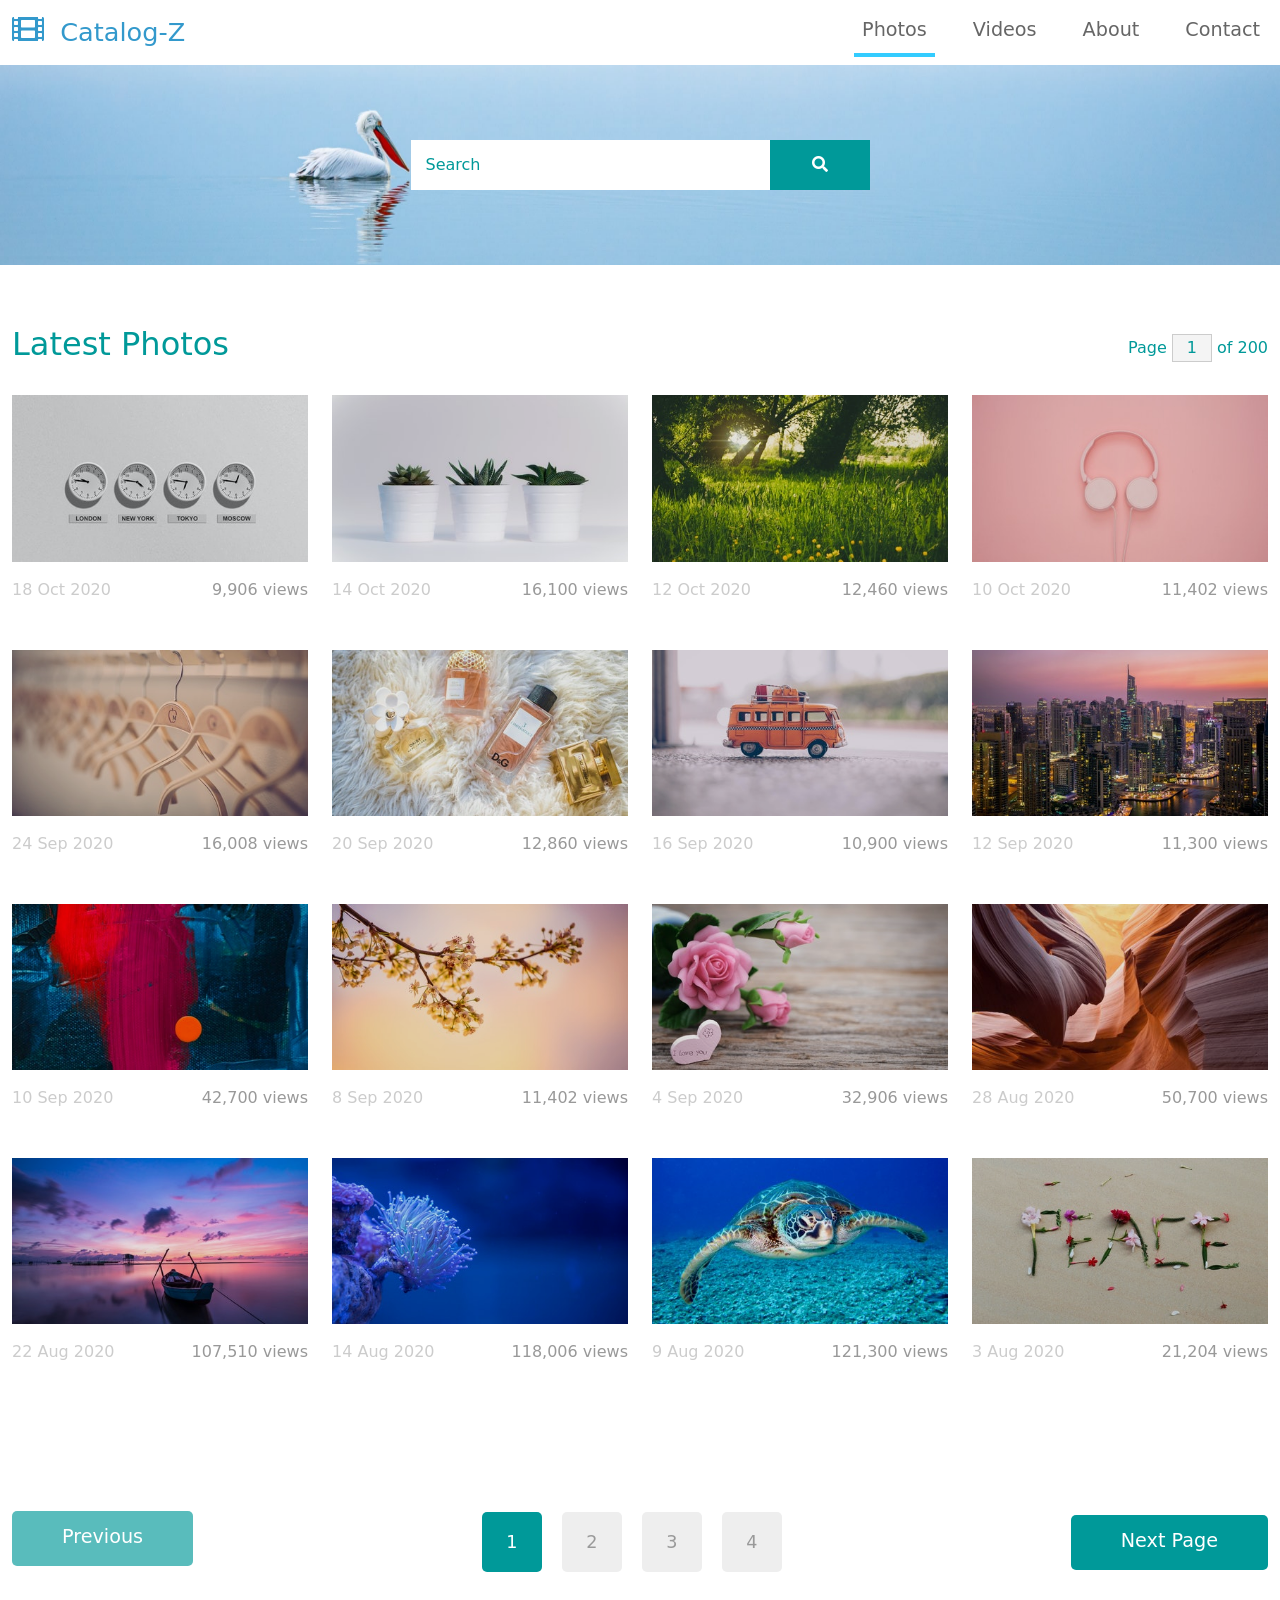
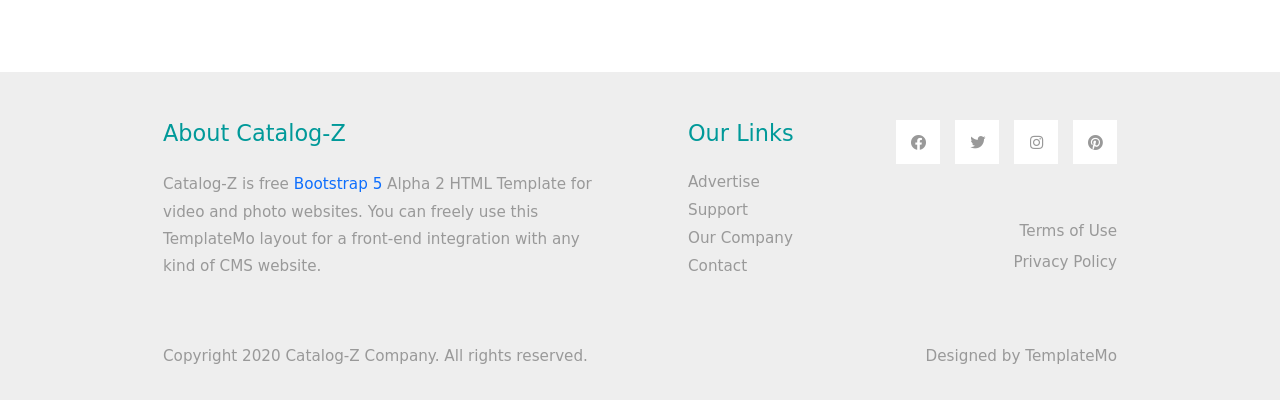
<file: Diceño/templatemo_556_catalog_z/index.html>
<!DOCTYPE html>
<html lang="en">
<head>
    <meta charset="UTF-8">
    <meta name="viewport" content="width=device-width, initial-scale=1.0">
    <title>Catalog-Z Bootstrap 5.0 HTML Template</title>
    <link rel="stylesheet" href="css/bootstrap.min.css">
    <link rel="stylesheet" href="fontawesome/css/all.min.css">
    <link rel="stylesheet" href="css/templatemo-style.css">
<!--
    
TemplateMo 556 Catalog-Z

https://templatemo.com/tm-556-catalog-z

-->
</head>
<body>
    <!-- Page Loader -->
    <div id="loader-wrapper">
        <div id="loader"></div>

        <div class="loader-section section-left"></div>
        <div class="loader-section section-right"></div>

    </div>
    <nav class="navbar navbar-expand-lg">
        <div class="container-fluid">
            <a class="navbar-brand" href="#">
                <i class="fas fa-film mr-2"></i>
                Catalog-Z
            </a>
            <button class="navbar-toggler" type="button" data-toggle="collapse" data-target="#navbarSupportedContent" aria-controls="navbarSupportedContent" aria-expanded="false" aria-label="Toggle navigation">
                <i class="fas fa-bars"></i>
            </button>
            <div class="collapse navbar-collapse" id="navbarSupportedContent">
            <ul class="navbar-nav ml-auto mb-2 mb-lg-0">
                <li class="nav-item">
                    <a class="nav-link nav-link-1 active" aria-current="page" href="index.html">Photos</a>
                </li>
                <li class="nav-item">
                    <a class="nav-link nav-link-2" href="videos.html">Videos</a>
                </li>
                <li class="nav-item">
                    <a class="nav-link nav-link-3" href="about.html">About</a>
                </li>
                <li class="nav-item">
                    <a class="nav-link nav-link-4" href="contact.html">Contact</a>
                </li>
            </ul>
            </div>
        </div>
    </nav>

    <div class="tm-hero d-flex justify-content-center align-items-center" data-parallax="scroll" data-image-src="img/hero.jpg">
        <form class="d-flex tm-search-form">
            <input class="form-control tm-search-input" type="search" placeholder="Search" aria-label="Search">
            <button class="btn btn-outline-success tm-search-btn" type="submit">
                <i class="fas fa-search"></i>
            </button>
        </form>
    </div>

    <div class="container-fluid tm-container-content tm-mt-60">
        <div class="row mb-4">
            <h2 class="col-6 tm-text-primary">
                Latest Photos
            </h2>
            <div class="col-6 d-flex justify-content-end align-items-center">
                <form action="" class="tm-text-primary">
                    Page <input type="text" value="1" size="1" class="tm-input-paging tm-text-primary"> of 200
                </form>
            </div>
        </div>
        <div class="row tm-mb-90 tm-gallery">
        	<div class="col-xl-3 col-lg-4 col-md-6 col-sm-6 col-12 mb-5">
                <figure class="effect-ming tm-video-item">
                    <img src="img/img-03.jpg" alt="Image" class="img-fluid">
                    <figcaption class="d-flex align-items-center justify-content-center">
                        <h2>Clocks</h2>
                        <a href="photo-detail.html">View more</a>
                    </figcaption>                    
                </figure>
                <div class="d-flex justify-content-between tm-text-gray">
                    <span class="tm-text-gray-light">18 Oct 2020</span>
                    <span>9,906 views</span>
                </div>
            </div>
            <div class="col-xl-3 col-lg-4 col-md-6 col-sm-6 col-12 mb-5">
                <figure class="effect-ming tm-video-item">
                    <img src="img/img-04.jpg" alt="Image" class="img-fluid">
                    <figcaption class="d-flex align-items-center justify-content-center">
                        <h2>Plants</h2>
                        <a href="photo-detail.html">View more</a>
                    </figcaption>                    
                </figure>
                <div class="d-flex justify-content-between tm-text-gray">
                    <span class="tm-text-gray-light">14 Oct 2020</span>
                    <span>16,100 views</span>
                </div>
            </div>
            <div class="col-xl-3 col-lg-4 col-md-6 col-sm-6 col-12 mb-5">
                <figure class="effect-ming tm-video-item">
                    <img src="img/img-05.jpg" alt="Image" class="img-fluid">
                    <figcaption class="d-flex align-items-center justify-content-center">
                        <h2>Morning</h2>
                        <a href="photo-detail.html">View more</a>
                    </figcaption>                    
                </figure>
                <div class="d-flex justify-content-between tm-text-gray">
                    <span class="tm-text-gray-light">12 Oct 2020</span>
                    <span>12,460 views</span>
                </div>
            </div>
            <div class="col-xl-3 col-lg-4 col-md-6 col-sm-6 col-12 mb-5">
                <figure class="effect-ming tm-video-item">
                    <img src="img/img-06.jpg" alt="Image" class="img-fluid">
                    <figcaption class="d-flex align-items-center justify-content-center">
                        <h2>Pinky</h2>
                        <a href="photo-detail.html">View more</a>
                    </figcaption>                    
                </figure>
                <div class="d-flex justify-content-between tm-text-gray">
                    <span class="tm-text-gray-light">10 Oct 2020</span>
                    <span>11,402 views</span>
                </div>
            </div>
            
            <div class="col-xl-3 col-lg-4 col-md-6 col-sm-6 col-12 mb-5">
                <figure class="effect-ming tm-video-item">
                    <img src="img/img-01.jpg" alt="Image" class="img-fluid">
                    <figcaption class="d-flex align-items-center justify-content-center">
                        <h2>Hangers</h2>
                        <a href="photo-detail.html">View more</a>
                    </figcaption>                    
                </figure>
                <div class="d-flex justify-content-between tm-text-gray">
                    <span class="tm-text-gray-light">24 Sep 2020</span>
                    <span>16,008 views</span>
                </div>
            </div>
            <div class="col-xl-3 col-lg-4 col-md-6 col-sm-6 col-12 mb-5">
                <figure class="effect-ming tm-video-item">
                    <img src="img/img-02.jpg" alt="Image" class="img-fluid">
                    <figcaption class="d-flex align-items-center justify-content-center">
                        <h2>Perfumes</h2>
                        <a href="photo-detail.html">View more</a>
                    </figcaption>                    
                </figure>
                <div class="d-flex justify-content-between tm-text-gray">
                    <span class="tm-text-gray-light">20 Sep 2020</span>
                    <span>12,860 views</span>
                </div>
            </div>
            <div class="col-xl-3 col-lg-4 col-md-6 col-sm-6 col-12 mb-5">
                <figure class="effect-ming tm-video-item">
                    <img src="img/img-07.jpg" alt="Image" class="img-fluid">
                    <figcaption class="d-flex align-items-center justify-content-center">
                        <h2>Bus</h2>
                        <a href="photo-detail.html">View more</a>
                    </figcaption>                    
                </figure>
                <div class="d-flex justify-content-between tm-text-gray">
                    <span class="tm-text-gray-light">16 Sep 2020</span>
                    <span>10,900 views</span>
                </div>
            </div>
            <div class="col-xl-3 col-lg-4 col-md-6 col-sm-6 col-12 mb-5">
                <figure class="effect-ming tm-video-item">
                    <img src="img/img-08.jpg" alt="Image" class="img-fluid">
                    <figcaption class="d-flex align-items-center justify-content-center">
                        <h2>New York</h2>
                        <a href="photo-detail.html">View more</a>
                    </figcaption>                    
                </figure>
                <div class="d-flex justify-content-between tm-text-gray">
                    <span class="tm-text-gray-light">12 Sep 2020</span>
                    <span>11,300 views</span>
                </div>
            </div>
            <div class="col-xl-3 col-lg-4 col-md-6 col-sm-6 col-12 mb-5">
                <figure class="effect-ming tm-video-item">
                    <img src="img/img-09.jpg" alt="Image" class="img-fluid">
                    <figcaption class="d-flex align-items-center justify-content-center">
                        <h2>Abstract</h2>
                        <a href="photo-detail.html">View more</a>
                    </figcaption>                    
                </figure>
                <div class="d-flex justify-content-between tm-text-gray">
                    <span class="tm-text-gray-light">10 Sep 2020</span>
                    <span>42,700 views</span>
                </div>
            </div>
            <div class="col-xl-3 col-lg-4 col-md-6 col-sm-6 col-12 mb-5">
                <figure class="effect-ming tm-video-item">
                    <img src="img/img-10.jpg" alt="Image" class="img-fluid">
                    <figcaption class="d-flex align-items-center justify-content-center">
                        <h2>Flowers</h2>
                        <a href="photo-detail.html">View more</a>
                    </figcaption>                    
                </figure>
                <div class="d-flex justify-content-between tm-text-gray">
                    <span class="tm-text-gray-light">8 Sep 2020</span>
                    <span>11,402 views</span>
                </div>
            </div>
            <div class="col-xl-3 col-lg-4 col-md-6 col-sm-6 col-12 mb-5">
                <figure class="effect-ming tm-video-item">
                    <img src="img/img-11.jpg" alt="Image" class="img-fluid">
                    <figcaption class="d-flex align-items-center justify-content-center">
                        <h2>Rosy</h2>
                        <a href="photo-detail.html">View more</a>
                    </figcaption>                    
                </figure>
                <div class="d-flex justify-content-between tm-text-gray">
                    <span class="tm-text-gray-light">4 Sep 2020</span>
                    <span>32,906 views</span>
                </div>
            </div>
            <div class="col-xl-3 col-lg-4 col-md-6 col-sm-6 col-12 mb-5">
                <figure class="effect-ming tm-video-item">
                    <img src="img/img-12.jpg" alt="Image" class="img-fluid">
                    <figcaption class="d-flex align-items-center justify-content-center">
                        <h2>Rocki</h2>
                        <a href="photo-detail.html">View more</a>
                    </figcaption>                    
                </figure>
                <div class="d-flex justify-content-between tm-text-gray">
                    <span class="tm-text-gray-light">28 Aug 2020</span>
                    <span>50,700 views</span>
                </div>
            </div>
            <div class="col-xl-3 col-lg-4 col-md-6 col-sm-6 col-12 mb-5">
                <figure class="effect-ming tm-video-item">
                    <img src="img/img-13.jpg" alt="Image" class="img-fluid">
                    <figcaption class="d-flex align-items-center justify-content-center">
                        <h2>Purple</h2>
                        <a href="photo-detail.html">View more</a>
                    </figcaption>                    
                </figure>
                <div class="d-flex justify-content-between tm-text-gray">
                    <span class="tm-text-gray-light">22 Aug 2020</span>
                    <span>107,510 views</span>
                </div>
            </div>
            <div class="col-xl-3 col-lg-4 col-md-6 col-sm-6 col-12 mb-5">
                <figure class="effect-ming tm-video-item">
                    <img src="img/img-14.jpg" alt="Image" class="img-fluid">
                    <figcaption class="d-flex align-items-center justify-content-center">
                        <h2>Sea</h2>
                        <a href="photo-detail.html">View more</a>
                    </figcaption>                    
                </figure>
                <div class="d-flex justify-content-between tm-text-gray">
                    <span class="tm-text-gray-light">14 Aug 2020</span>
                    <span>118,006 views</span>
                </div>
            </div>
            <div class="col-xl-3 col-lg-4 col-md-6 col-sm-6 col-12 mb-5">
                <figure class="effect-ming tm-video-item">
                    <img src="img/img-15.jpg" alt="Image" class="img-fluid">
                    <figcaption class="d-flex align-items-center justify-content-center">
                        <h2>Turtle</h2>
                        <a href="photo-detail.html">View more</a>
                    </figcaption>                    
                </figure>
                <div class="d-flex justify-content-between tm-text-gray">
                    <span class="tm-text-gray-light">9 Aug 2020</span>
                    <span>121,300 views</span>
                </div>
            </div>
            <div class="col-xl-3 col-lg-4 col-md-6 col-sm-6 col-12 mb-5">
                <figure class="effect-ming tm-video-item">
                    <img src="img/img-16.jpg" alt="Image" class="img-fluid">
                    <figcaption class="d-flex align-items-center justify-content-center">
                        <h2>Peace</h2>
                        <a href="photo-detail.html">View more</a>
                    </figcaption>                    
                </figure>
                <div class="d-flex justify-content-between tm-text-gray">
                    <span class="tm-text-gray-light">3 Aug 2020</span>
                    <span>21,204 views</span>
                </div>
            </div>         
        </div> <!-- row -->
        <div class="row tm-mb-90">
            <div class="col-12 d-flex justify-content-between align-items-center tm-paging-col">
                <a href="javascript:void(0);" class="btn btn-primary tm-btn-prev mb-2 disabled">Previous</a>
                <div class="tm-paging d-flex">
                    <a href="javascript:void(0);" class="active tm-paging-link">1</a>
                    <a href="javascript:void(0);" class="tm-paging-link">2</a>
                    <a href="javascript:void(0);" class="tm-paging-link">3</a>
                    <a href="javascript:void(0);" class="tm-paging-link">4</a>
                </div>
                <a href="javascript:void(0);" class="btn btn-primary tm-btn-next">Next Page</a>
            </div>            
        </div>
    </div> <!-- container-fluid, tm-container-content -->

    <footer class="tm-bg-gray pt-5 pb-3 tm-text-gray tm-footer">
        <div class="container-fluid tm-container-small">
            <div class="row">
                <div class="col-lg-6 col-md-12 col-12 px-5 mb-5">
                    <h3 class="tm-text-primary mb-4 tm-footer-title">About Catalog-Z</h3>
                    <p>Catalog-Z is free <a rel="sponsored" href="https://v5.getbootstrap.com/">Bootstrap 5</a> Alpha 2 HTML Template for video and photo websites. You can freely use this TemplateMo layout for a front-end integration with any kind of CMS website.</p>
                </div>
                <div class="col-lg-3 col-md-6 col-sm-6 col-12 px-5 mb-5">
                    <h3 class="tm-text-primary mb-4 tm-footer-title">Our Links</h3>
                    <ul class="tm-footer-links pl-0">
                        <li><a href="#">Advertise</a></li>
                        <li><a href="#">Support</a></li>
                        <li><a href="#">Our Company</a></li>
                        <li><a href="#">Contact</a></li>
                    </ul>
                </div>
                <div class="col-lg-3 col-md-6 col-sm-6 col-12 px-5 mb-5">
                    <ul class="tm-social-links d-flex justify-content-end pl-0 mb-5">
                        <li class="mb-2"><a href="https://facebook.com"><i class="fab fa-facebook"></i></a></li>
                        <li class="mb-2"><a href="https://twitter.com"><i class="fab fa-twitter"></i></a></li>
                        <li class="mb-2"><a href="https://instagram.com"><i class="fab fa-instagram"></i></a></li>
                        <li class="mb-2"><a href="https://pinterest.com"><i class="fab fa-pinterest"></i></a></li>
                    </ul>
                    <a href="#" class="tm-text-gray text-right d-block mb-2">Terms of Use</a>
                    <a href="#" class="tm-text-gray text-right d-block">Privacy Policy</a>
                </div>
            </div>
            <div class="row">
                <div class="col-lg-8 col-md-7 col-12 px-5 mb-3">
                    Copyright 2020 Catalog-Z Company. All rights reserved.
                </div>
                <div class="col-lg-4 col-md-5 col-12 px-5 text-right">
                    Designed by <a href="https://templatemo.com" class="tm-text-gray" rel="sponsored" target="_parent">TemplateMo</a>
                </div>
            </div>
        </div>
    </footer>
    
    <script src="js/plugins.js"></script>
    <script>
        $(window).on("load", function() {
            $('body').addClass('loaded');
        });
    </script>
</body>
</html>
</file>
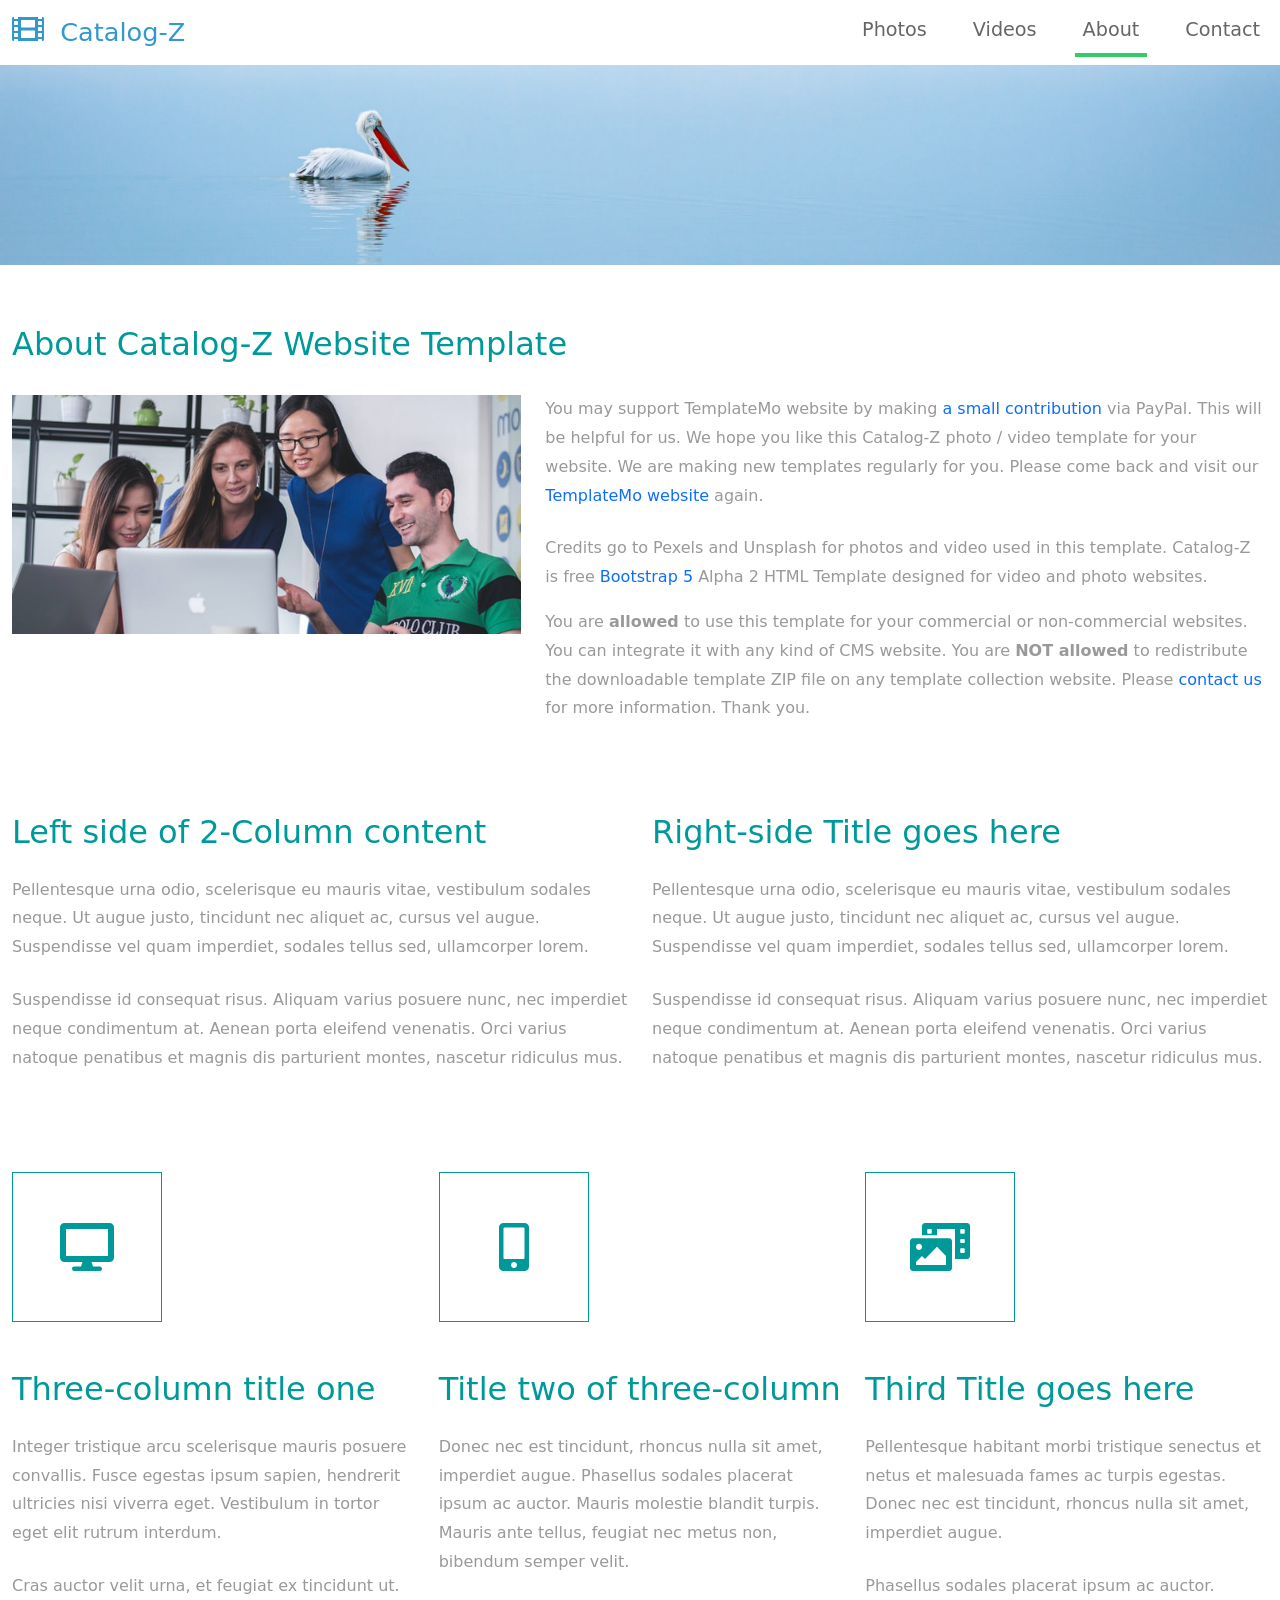
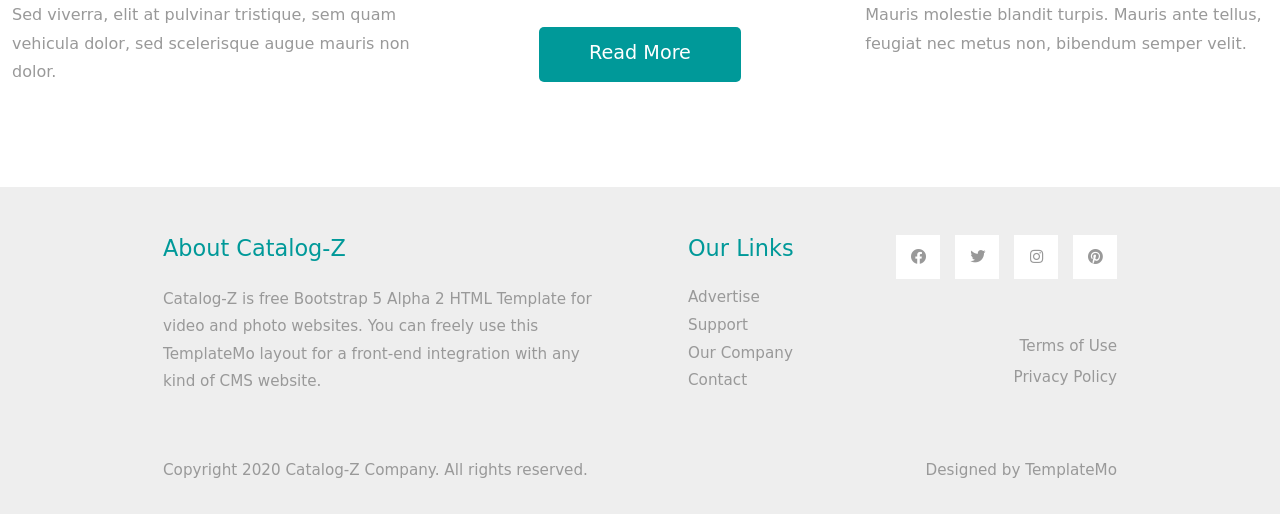
<file: Diceño/templatemo_556_catalog_z/about.html>
<!DOCTYPE html>
<html lang="en">
<head>
    <meta charset="UTF-8">
    <meta name="viewport" content="width=device-width, initial-scale=1.0">
    <title>Catalog-Z About page</title>
    <link rel="stylesheet" href="css/bootstrap.min.css">
    <link rel="stylesheet" href="fontawesome/css/all.min.css">
    <link rel="stylesheet" href="css/templatemo-style.css">
<!--
    
TemplateMo 556 Catalog-Z

https://templatemo.com/tm-556-catalog-z

-->
</head>
<body>
    <!-- Page Loader -->
    <div id="loader-wrapper">
        <div id="loader"></div>

        <div class="loader-section section-left"></div>
        <div class="loader-section section-right"></div>

    </div>
    <nav class="navbar navbar-expand-lg">
        <div class="container-fluid">
            <a class="navbar-brand" href="index.html">
                <i class="fas fa-film mr-2"></i>
                Catalog-Z
            </a>
            <button class="navbar-toggler" type="button" data-toggle="collapse" data-target="#navbarSupportedContent" aria-controls="navbarSupportedContent" aria-expanded="false" aria-label="Toggle navigation">
                <i class="fas fa-bars"></i>
            </button>
            <div class="collapse navbar-collapse" id="navbarSupportedContent">
            <ul class="navbar-nav ml-auto mb-2 mb-lg-0">
                <li class="nav-item">
                    <a class="nav-link nav-link-1" href="index.html">Photos</a>
                </li>
                <li class="nav-item">
                    <a class="nav-link nav-link-2" href="videos.html">Videos</a>
                </li>
                <li class="nav-item">
                    <a class="nav-link nav-link-3 active" aria-current="page" href="about.html">About</a>
                </li>
                <li class="nav-item">
                    <a class="nav-link nav-link-4" href="contact.html">Contact</a>
                </li>
            </ul>
            </div>
        </div>
    </nav>

    <div class="tm-hero d-flex justify-content-center align-items-center" data-parallax="scroll" data-image-src="img/hero.jpg"></div>

    <div class="container-fluid tm-mt-60">
        <div class="row mb-4">
            <h2 class="col-12 tm-text-primary">
                About Catalog-Z Website Template
            </h2>
        </div>
        <div class="row tm-mb-74 tm-row-1640">            
            <div class="col-lg-5 col-md-6 col-12 mb-3">
                <img src="img/about.jpg" alt="Image" class="img-fluid">
            </div>
            <div class="col-lg-7 col-md-6 col-12">
                <div class="tm-about-img-text">
                    <p class="mb-4">
                  You may support TemplateMo website by making <a href="https://paypal.me/templatemo" target="_parent" rel="sponsored">a small contribution</a> via PayPal. This will be helpful for us. We hope you like this Catalog-Z photo / video template for your website. We are making new templates regularly for you. Please come back and visit our <a rel="sponsored" href="https://templatemo.com" target="_parent">TemplateMo website</a> again. </p>
                    <p>
                        Credits go to Pexels and Unsplash for photos and video used in this template. Catalog-Z is free <a rel="sponsored" href="https://v5.getbootstrap.com/">Bootstrap 5</a> Alpha 2 HTML Template designed for video and photo websites.</p> 
                    <p>You are <b>allowed</b> to use this template for your commercial or non-commercial websites. You can integrate it with any kind of CMS website. You are <b>NOT allowed</b> to redistribute the downloadable template ZIP file on any template collection website. Please <a rel="nofollow" href="https://templatemo.com/contact" target="_parent">contact us</a> for more information. Thank you.</p>
                </div>                
            </div>
        </div>
        <div class="row tm-mb-50">
            <div class="col-md-6 col-12">
                <div class="tm-about-2-col">
                    <h2 class="tm-text-primary mb-4">
                        Left side of 2-Column content
                    </h2>
                    <p class="mb-4">
                        Pellentesque urna odio, scelerisque eu mauris vitae, vestibulum sodales neque. Ut augue justo, tincidunt nec aliquet ac, cursus vel augue. Suspendisse vel quam imperdiet, sodales tellus sed, ullamcorper lorem.
                    </p>
                    <p>
                        Suspendisse id consequat risus. Aliquam varius posuere nunc, nec imperdiet neque condimentum at. Aenean porta eleifend venenatis. Orci varius natoque penatibus et magnis dis parturient montes, nascetur ridiculus mus.
                    </p>
                </div>                
            </div> 
            <div class="col-md-6 col-12">
                <div class="tm-about-2-col">
                    <h2 class="tm-text-primary mb-4">
                        Right-side Title goes here
                    </h2>
                    <p class="mb-4">
                        Pellentesque urna odio, scelerisque eu mauris vitae, vestibulum sodales neque. Ut augue justo, tincidunt nec aliquet ac, cursus vel augue. Suspendisse vel quam imperdiet, sodales tellus sed, ullamcorper lorem.
                    </p>
                    <p>
                        Suspendisse id consequat risus. Aliquam varius posuere nunc, nec imperdiet neque condimentum at. Aenean porta eleifend venenatis. Orci varius natoque penatibus et magnis dis parturient montes, nascetur ridiculus mus.
                    </p>
                </div>                
            </div>     
        </div> <!-- row -->
        <div class="row tm-mb-50">
            <div class="col-md-4 col-12">
                <div class="tm-about-3-col">
                    <div class="tm-about-icon-container mb-5">
                        <i class="fas fa-desktop fa-3x tm-text-primary"></i>
                    </div>                
                    <h2 class="tm-text-primary mb-4">Three-column title one</h2>
                    <p class="mb-4">Integer tristique arcu scelerisque mauris posuere convallis. Fusce egestas ipsum sapien, hendrerit ultricies nisi viverra eget. Vestibulum in tortor eget elit rutrum interdum. </p>
                    <p>Cras auctor velit urna, et feugiat ex tincidunt ut. Sed viverra, elit at pulvinar tristique, sem quam vehicula dolor, sed scelerisque augue mauris non dolor.</p>
                </div>                
            </div>
            <div class="col-md-4 col-12">
                <div class="tm-about-3-col">
                    <div class="tm-about-icon-container mb-5">
                        <i class="fas fa-mobile-alt fa-3x tm-text-primary"></i>
                    </div>                
                    <h2 class="tm-text-primary mb-4">Title two of three-column</h2>
                    <p class="tm-mb-50">Donec nec est tincidunt, rhoncus nulla sit amet, imperdiet augue. Phasellus sodales placerat ipsum ac auctor. Mauris molestie blandit turpis. Mauris ante tellus, feugiat nec metus non, bibendum semper velit.</p>                
                    <div class="text-center">
                        <a href="#" class="btn btn-primary">Read More</a>
                    </div>
                </div>                
            </div>
            <div class="col-md-4 col-12">
                <div class="tm-about-3-col">
                    <div class="tm-about-icon-container mb-5">
                        <i class="fas fa-photo-video fa-3x tm-text-primary"></i>
                    </div>                
                    <h2 class="tm-text-primary mb-4">Third Title goes here</h2>
                    <p class="mb-4">Pellentesque habitant morbi tristique senectus et netus et malesuada fames ac turpis egestas. Donec nec est tincidunt, rhoncus nulla sit amet, imperdiet augue. </p>
                    <p>Phasellus sodales placerat ipsum ac auctor. Mauris molestie blandit turpis. Mauris ante tellus, feugiat nec metus non, bibendum semper velit.</p>
                </div>                
            </div>
        </div>
    </div> <!-- container-fluid, tm-container-content -->

    <footer class="tm-bg-gray pt-5 pb-3 tm-text-gray tm-footer">
        <div class="container-fluid tm-container-small">
            <div class="row">
                <div class="col-lg-6 col-md-12 col-12 px-5 mb-5">
                    <h3 class="tm-text-primary mb-4 tm-footer-title">About Catalog-Z</h3>
                    <p>Catalog-Z is free Bootstrap 5 Alpha 2 HTML Template for video and photo websites. You can freely use this TemplateMo layout for a front-end integration with any kind of CMS website.</p>
                </div>
                <div class="col-lg-3 col-md-6 col-sm-6 col-12 px-5 mb-5">
                    <h3 class="tm-text-primary mb-4 tm-footer-title">Our Links</h3>
                    <ul class="tm-footer-links pl-0">
                        <li><a href="#">Advertise</a></li>
                        <li><a href="#">Support</a></li>
                        <li><a href="#">Our Company</a></li>
                        <li><a href="#">Contact</a></li>
                    </ul>
                </div>
                <div class="col-lg-3 col-md-6 col-sm-6 col-12 px-5 mb-5">
                    <ul class="tm-social-links d-flex justify-content-end pl-0 mb-5">
                        <li class="mb-2"><a href="https://facebook.com"><i class="fab fa-facebook"></i></a></li>
                        <li class="mb-2"><a href="https://twitter.com"><i class="fab fa-twitter"></i></a></li>
                        <li class="mb-2"><a href="https://instagram.com"><i class="fab fa-instagram"></i></a></li>
                        <li class="mb-2"><a href="https://pinterest.com"><i class="fab fa-pinterest"></i></a></li>
                    </ul>
                    <a href="#" class="tm-text-gray text-right d-block mb-2">Terms of Use</a>
                    <a href="#" class="tm-text-gray text-right d-block">Privacy Policy</a>
                </div>
            </div>
            <div class="row">
                <div class="col-lg-8 col-md-7 col-12 px-5 mb-3">
                    Copyright 2020 Catalog-Z Company. All rights reserved.
                </div>
                <div class="col-lg-4 col-md-5 col-12 px-5 text-right">
                    Designed by <a href="https://templatemo.com" class="tm-text-gray" rel="sponsored" target="_parent">TemplateMo</a>
                </div>
            </div>
        </div>
    </footer>
    
    <script src="js/plugins.js"></script>
    <script>
        $(window).on("load", function() {
            $('body').addClass('loaded');
        });
    </script>
</body>
</html>
</file>
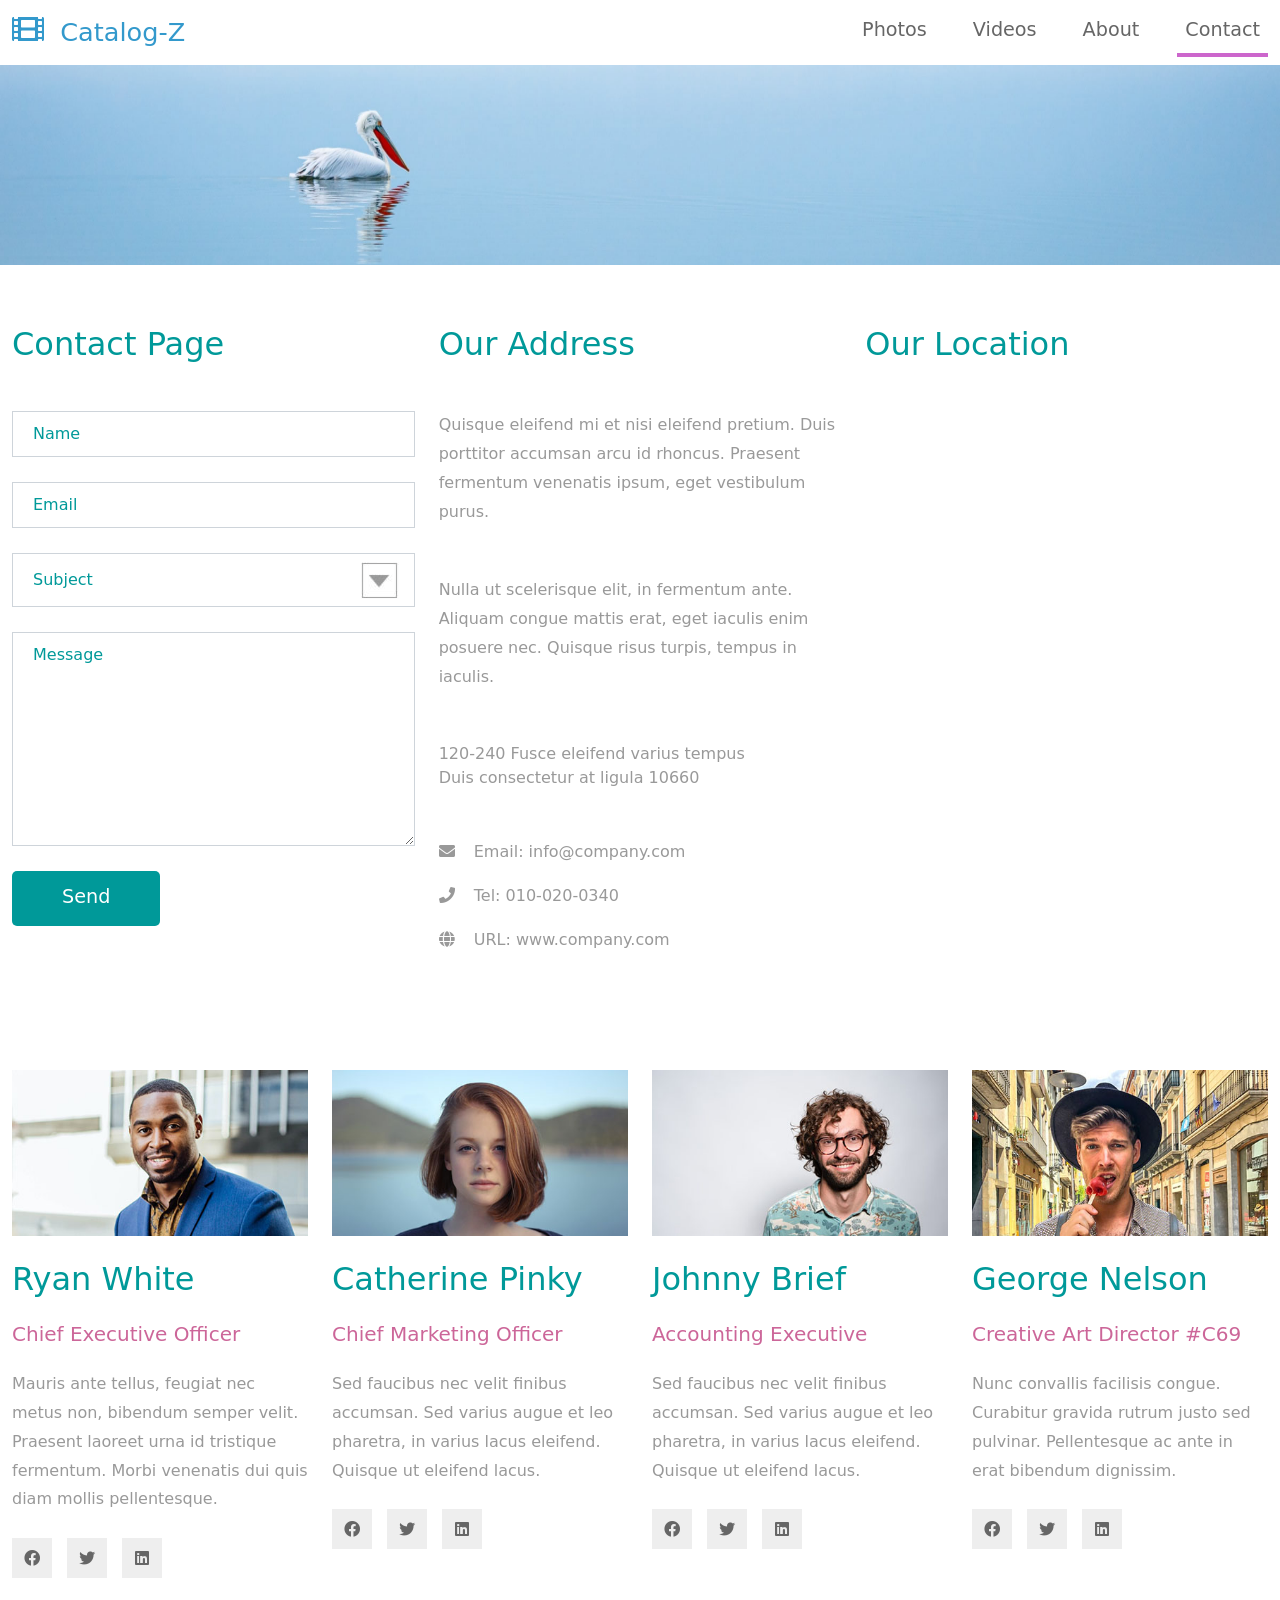
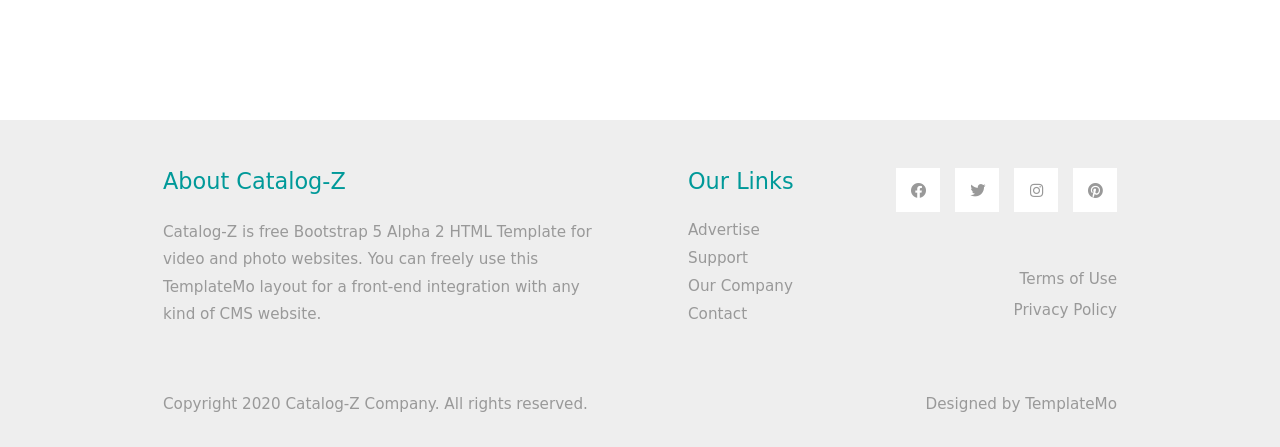
<file: Diceño/templatemo_556_catalog_z/contact.html>
<!DOCTYPE html>
<html lang="en">
<head>
    <meta charset="UTF-8">
    <meta name="viewport" content="width=device-width, initial-scale=1.0">
    <title>Catalog-Z Contact page</title>
    <link rel="stylesheet" href="css/bootstrap.min.css">
    <link rel="stylesheet" href="fontawesome/css/all.min.css">
    <link rel="stylesheet" href="css/templatemo-style.css">
<!--
    
TemplateMo 556 Catalog-Z

https://templatemo.com/tm-556-catalog-z

-->
</head>
<body>
    <!-- Page Loader -->
    <div id="loader-wrapper">
        <div id="loader"></div>

        <div class="loader-section section-left"></div>
        <div class="loader-section section-right"></div>

    </div>
    <nav class="navbar navbar-expand-lg">
        <div class="container-fluid">
            <a class="navbar-brand" href="index.html">
                <i class="fas fa-film mr-2"></i>
                Catalog-Z
            </a>
            <button class="navbar-toggler" type="button" data-toggle="collapse" data-target="#navbarSupportedContent" aria-controls="navbarSupportedContent" aria-expanded="false" aria-label="Toggle navigation">
                <i class="fas fa-bars"></i>
            </button>
            <div class="collapse navbar-collapse" id="navbarSupportedContent">
            <ul class="navbar-nav ml-auto mb-2 mb-lg-0">
                <li class="nav-item">
                    <a class="nav-link nav-link-1" href="index.html">Photos</a>
                </li>
                <li class="nav-item">
                    <a class="nav-link nav-link-2" href="videos.html">Videos</a>
                </li>
                <li class="nav-item">
                    <a class="nav-link nav-link-3" href="about.html">About</a>
                </li>
                <li class="nav-item">
                    <a class="nav-link nav-link-4 active" aria-current="page" href="contact.html">Contact</a>
                </li>
            </ul>
            </div>
        </div>
    </nav>

    <div class="tm-hero d-flex justify-content-center align-items-center" data-parallax="scroll" data-image-src="img/hero.jpg"></div>

    <div class="container-fluid tm-mt-60">
        <div class="row tm-mb-50">
            <div class="col-lg-4 col-12 mb-5">
                <h2 class="tm-text-primary mb-5">Contact Page</h2>
                <form id="contact-form" action="" method="POST" class="tm-contact-form mx-auto">
                    <div class="form-group">
                        <input type="text" name="name" class="form-control rounded-0" placeholder="Name" required />
                    </div>
                    <div class="form-group">
                        <input type="email" name="email" class="form-control rounded-0" placeholder="Email" required />
                    </div>
                    <div class="form-group">
                        <select class="form-control" id="contact-select" name="inquiry">
                            <option value="-">Subject</option>
                            <option value="sales">Sales &amp; Marketing</option>
                            <option value="creative">Creative Design</option>
                            <option value="uiux">UI / UX</option>
                        </select>
                    </div>
                    <div class="form-group">
                        <textarea rows="8" name="message" class="form-control rounded-0" placeholder="Message" required=></textarea>
                    </div>

                    <div class="form-group tm-text-right">
                        <button type="submit" class="btn btn-primary">Send</button>
                    </div>
                </form>                
            </div>
            <div class="col-lg-4 col-12 mb-5">
                <div class="tm-address-col">
                    <h2 class="tm-text-primary mb-5">Our Address</h2>
                    <p class="tm-mb-50">Quisque eleifend mi et nisi eleifend pretium. Duis porttitor accumsan arcu id rhoncus. Praesent fermentum venenatis ipsum, eget vestibulum purus. </p>
                    <p class="tm-mb-50">Nulla ut scelerisque elit, in fermentum ante. Aliquam congue mattis erat, eget iaculis enim posuere nec. Quisque risus turpis, tempus in iaculis.</p>
                    <address class="tm-text-gray tm-mb-50">
                        120-240 Fusce eleifend varius tempus<br>
                        Duis consectetur at ligula 10660
                    </address>
                    <ul class="tm-contacts">
                        <li>
                            <a href="#" class="tm-text-gray">
                                <i class="fas fa-envelope"></i>
                                Email: info@company.com
                            </a>
                        </li>
                        <li>
                            <a href="#" class="tm-text-gray">
                                <i class="fas fa-phone"></i>
                                Tel: 010-020-0340
                            </a>
                        </li>
                        <li>
                            <a href="#" class="tm-text-gray">
                                <i class="fas fa-globe"></i>
                                URL: www.company.com
                            </a>
                        </li>
                    </ul>
                </div>                
            </div>
            <div class="col-lg-4 col-12">
                <h2 class="tm-text-primary mb-5">Our Location</h2>
                <!-- Map -->
                <div class="mapouter mb-4">
                    <div class="gmap-canvas">
                        <iframe width="100%" height="520" id="gmap-canvas"
                            src="https://maps.google.com/maps?q=Av.+L%C3%BAcio+Costa,+Rio+de+Janeiro+-+RJ,+Brazil&t=&z=13&ie=UTF8&iwloc=&output=embed"
                            frameborder="0" scrolling="no" marginheight="0" marginwidth="0"></iframe>
                    </div>
                </div>               
            </div>
        </div>
        <div class="row tm-mb-74 tm-people-row">
            <div class="col-lg-3 col-md-6 col-sm-6 col-12 mb-5">
                <img src="img/people-1.jpg" alt="Image" class="mb-4 img-fluid">
                <h2 class="tm-text-primary mb-4">Ryan White</h2>
                <h3 class="tm-text-secondary h5 mb-4">Chief Executive Officer</h3>
                <p class="mb-4">
                    Mauris ante tellus, feugiat nec metus non, bibendum semper velit. Praesent laoreet urna id tristique fermentum. Morbi venenatis dui quis diam mollis pellentesque.
                </p>
                <ul class="tm-social pl-0 mb-0">
                    <li><a href="https://facebook.com"><i class="fab fa-facebook"></i></a></li>
                    <li><a href="https://twitter.com"><i class="fab fa-twitter"></i></a></li>
                    <li><a href="https://linkedin.com"><i class="fab fa-linkedin"></i></a></li>
                </ul>
            </div>
            <div class="col-lg-3 col-md-6 col-sm-6 col-12 mb-5">
                <img src="img/people-2.jpg" alt="Image" class="mb-4 img-fluid">
                <h2 class="tm-text-primary mb-4">Catherine Pinky</h2>
                <h3 class="tm-text-secondary h5 mb-4">Chief Marketing Officer</h3>
                <p class="mb-4">
                    Sed faucibus nec velit finibus accumsan. Sed varius augue et leo pharetra, in varius lacus eleifend. Quisque ut eleifend lacus.
                </p>
                <ul class="tm-social pl-0 mb-0">
                    <li><a href="https://facebook.com"><i class="fab fa-facebook"></i></a></li>
                    <li><a href="https://twitter.com"><i class="fab fa-twitter"></i></a></li>
                    <li><a href="https://linkedin.com"><i class="fab fa-linkedin"></i></a></li>
                </ul>
            </div>
            <div class="col-lg-3 col-md-6 col-sm-6 col-12 mb-5">
                <img src="img/people-3.jpg" alt="Image" class="mb-4 img-fluid">
                <h2 class="tm-text-primary mb-4">Johnny Brief</h2>
                <h3 class="tm-text-secondary h5 mb-4">Accounting Executive</h3>
                <p class="mb-4">
                    Sed faucibus nec velit finibus accumsan. Sed varius augue et leo pharetra, in varius lacus eleifend. Quisque ut eleifend lacus.
                </p>
                <ul class="tm-social pl-0 mb-0">
                    <li><a href="https://facebook.com"><i class="fab fa-facebook"></i></a></li>
                    <li><a href="https://twitter.com"><i class="fab fa-twitter"></i></a></li>
                    <li><a href="https://linkedin.com"><i class="fab fa-linkedin"></i></a></li>
                </ul>
            </div>
            <div class="col-lg-3 col-md-6 col-sm-6 col-12 mb-5">
                <img src="img/people-4.jpg" alt="Image" class="mb-4 img-fluid">
                <h2 class="tm-text-primary mb-4">George Nelson</h2>
                <h3 class="tm-text-secondary h5 mb-4">Creative Art Director #C69</h3>
                <p class="mb-4">
                    Nunc convallis facilisis congue. Curabitur gravida rutrum justo sed pulvinar. Pellentesque ac ante in erat bibendum dignissim.
                </p>
                <ul class="tm-social pl-0 mb-0">
                    <li><a href="https://facebook.com"><i class="fab fa-facebook"></i></a></li>
                    <li><a href="https://twitter.com"><i class="fab fa-twitter"></i></a></li>
                    <li><a href="https://linkedin.com"><i class="fab fa-linkedin"></i></a></li>
                </ul>
            </div>
        </div>
    </div> <!-- container-fluid, tm-container-content -->

    <footer class="tm-bg-gray pt-5 pb-3 tm-text-gray tm-footer">
        <div class="container-fluid tm-container-small">
            <div class="row">
                <div class="col-lg-6 col-md-12 col-12 px-5 mb-5">
                    <h3 class="tm-text-primary mb-4 tm-footer-title">About Catalog-Z</h3>
                    <p>Catalog-Z is free Bootstrap 5 Alpha 2 HTML Template for video and photo websites. You can freely use this TemplateMo layout for a front-end integration with any kind of CMS website.</p>
                </div>
                <div class="col-lg-3 col-md-6 col-sm-6 col-12 px-5 mb-5">
                    <h3 class="tm-text-primary mb-4 tm-footer-title">Our Links</h3>
                    <ul class="tm-footer-links pl-0">
                        <li><a href="#">Advertise</a></li>
                        <li><a href="#">Support</a></li>
                        <li><a href="#">Our Company</a></li>
                        <li><a href="#">Contact</a></li>
                    </ul>
                </div>
                <div class="col-lg-3 col-md-6 col-sm-6 col-12 px-5 mb-5">
                    <ul class="tm-social-links d-flex justify-content-end pl-0 mb-5">
                        <li class="mb-2"><a href="https://facebook.com"><i class="fab fa-facebook"></i></a></li>
                        <li class="mb-2"><a href="https://twitter.com"><i class="fab fa-twitter"></i></a></li>
                        <li class="mb-2"><a href="https://instagram.com"><i class="fab fa-instagram"></i></a></li>
                        <li class="mb-2"><a href="https://pinterest.com"><i class="fab fa-pinterest"></i></a></li>
                    </ul>
                    <a href="#" class="tm-text-gray text-right d-block mb-2">Terms of Use</a>
                    <a href="#" class="tm-text-gray text-right d-block">Privacy Policy</a>
                </div>
            </div>
            <div class="row">
                <div class="col-lg-8 col-md-7 col-12 px-5 mb-3">
                    Copyright 2020 Catalog-Z Company. All rights reserved.
                </div>
                <div class="col-lg-4 col-md-5 col-12 px-5 text-right">
                    Designed by <a href="https://templatemo.com" class="tm-text-gray" rel="sponsored" target="_parent">TemplateMo</a>
                </div>
            </div>
        </div>
    </footer>
    
    <script src="js/plugins.js"></script>
    <script>
        $(window).on("load", function() {
            $('body').addClass('loaded');
        });
    </script>
</body>
</html>
</file>
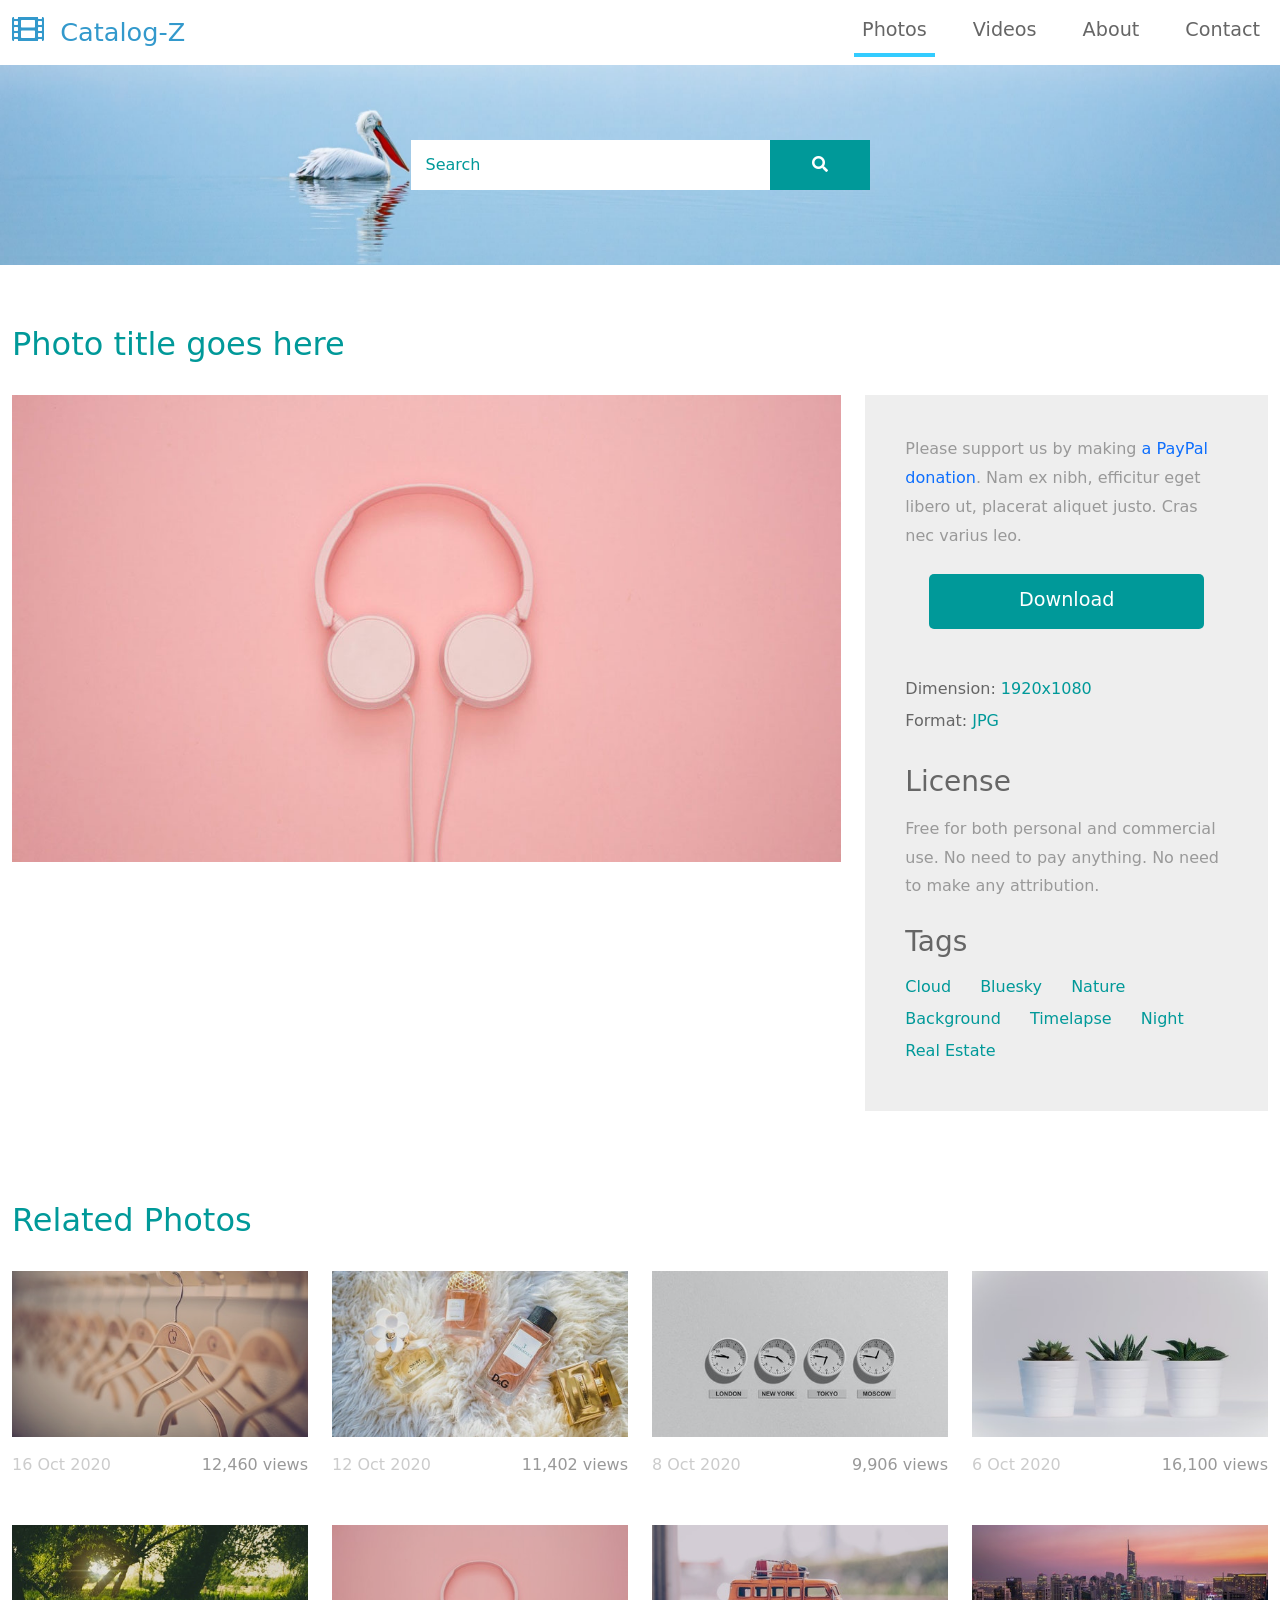
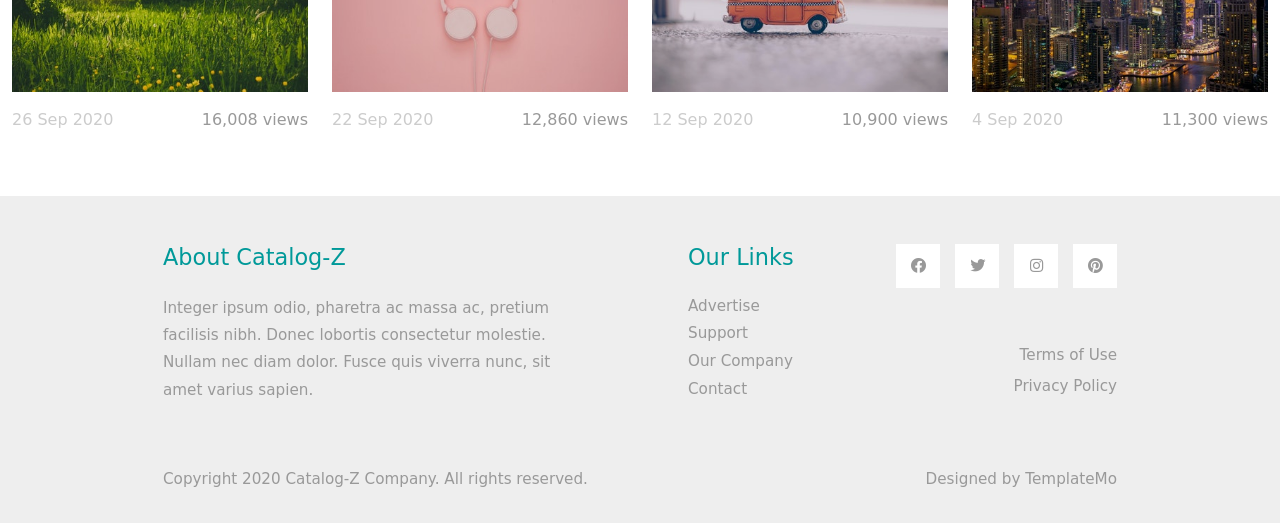
<file: Diceño/templatemo_556_catalog_z/photo-detail.html>
<!DOCTYPE html>
<html lang="en">
<head>
    <meta charset="UTF-8">
    <meta name="viewport" content="width=device-width, initial-scale=1.0">
    <title>Catalog-Z Photo Detail Page</title>
    <link rel="stylesheet" href="css/bootstrap.min.css">
    <link rel="stylesheet" href="fontawesome/css/all.min.css">
    <link rel="stylesheet" href="css/templatemo-style.css">
<!--
    
TemplateMo 556 Catalog-Z

https://templatemo.com/tm-556-catalog-z

-->
</head>
<body>
    <!-- Page Loader -->
    <div id="loader-wrapper">
        <div id="loader"></div>

        <div class="loader-section section-left"></div>
        <div class="loader-section section-right"></div>

    </div>
    <nav class="navbar navbar-expand-lg">
        <div class="container-fluid">
            <a class="navbar-brand" href="index.html">
                <i class="fas fa-film mr-2"></i>
                Catalog-Z
            </a>
            <button class="navbar-toggler" type="button" data-toggle="collapse" data-target="#navbarSupportedContent" aria-controls="navbarSupportedContent" aria-expanded="false" aria-label="Toggle navigation">
                <i class="fas fa-bars"></i>
            </button>
            <div class="collapse navbar-collapse" id="navbarSupportedContent">
            <ul class="navbar-nav ml-auto mb-2 mb-lg-0">
                <li class="nav-item">
                    <a class="nav-link nav-link-1 active" aria-current="page" href="index.html">Photos</a>
                </li>
                <li class="nav-item">
                    <a class="nav-link nav-link-2" href="videos.html">Videos</a>
                </li>
                <li class="nav-item">
                    <a class="nav-link nav-link-3" href="about.html">About</a>
                </li>
                <li class="nav-item">
                    <a class="nav-link nav-link-4" href="contact.html">Contact</a>
                </li>
            </ul>
            </div>
        </div>
    </nav>

    <div class="tm-hero d-flex justify-content-center align-items-center" data-parallax="scroll" data-image-src="img/hero.jpg">
        <form class="d-flex tm-search-form">
            <input class="form-control tm-search-input" type="search" placeholder="Search" aria-label="Search">
            <button class="btn btn-outline-success tm-search-btn" type="submit">
                <i class="fas fa-search"></i>
            </button>
        </form>
    </div>

    <div class="container-fluid tm-container-content tm-mt-60">
        <div class="row mb-4">
            <h2 class="col-12 tm-text-primary">Photo title goes here</h2>
        </div>
        <div class="row tm-mb-90">            
            <div class="col-xl-8 col-lg-7 col-md-6 col-sm-12">
                <img src="img/img-01-big.jpg" alt="Image" class="img-fluid">
            </div>
            <div class="col-xl-4 col-lg-5 col-md-6 col-sm-12">
                <div class="tm-bg-gray tm-video-details">
                    <p class="mb-4">
                        Please support us by making <a href="https://paypal.me/templatemo" target="_parent" rel="sponsored">a PayPal donation</a>. Nam ex nibh, efficitur eget libero ut, placerat aliquet justo. Cras nec varius leo.
                    </p>
                    <div class="text-center mb-5">
                        <a href="#" class="btn btn-primary tm-btn-big">Download</a>
                    </div>                    
                    <div class="mb-4 d-flex flex-wrap">
                        <div class="mr-4 mb-2">
                            <span class="tm-text-gray-dark">Dimension: </span><span class="tm-text-primary">1920x1080</span>
                        </div>
                        <div class="mr-4 mb-2">
                            <span class="tm-text-gray-dark">Format: </span><span class="tm-text-primary">JPG</span>
                        </div>
                    </div>
                    <div class="mb-4">
                        <h3 class="tm-text-gray-dark mb-3">License</h3>
                        <p>Free for both personal and commercial use. No need to pay anything. No need to make any attribution.</p>
                    </div>
                    <div>
                        <h3 class="tm-text-gray-dark mb-3">Tags</h3>
                        <a href="#" class="tm-text-primary mr-4 mb-2 d-inline-block">Cloud</a>
                        <a href="#" class="tm-text-primary mr-4 mb-2 d-inline-block">Bluesky</a>
                        <a href="#" class="tm-text-primary mr-4 mb-2 d-inline-block">Nature</a>
                        <a href="#" class="tm-text-primary mr-4 mb-2 d-inline-block">Background</a>
                        <a href="#" class="tm-text-primary mr-4 mb-2 d-inline-block">Timelapse</a>
                        <a href="#" class="tm-text-primary mr-4 mb-2 d-inline-block">Night</a>
                        <a href="#" class="tm-text-primary mr-4 mb-2 d-inline-block">Real Estate</a>
                    </div>
                </div>
            </div>
        </div>
        <div class="row mb-4">
            <h2 class="col-12 tm-text-primary">
                Related Photos
            </h2>
        </div>
        <div class="row mb-3 tm-gallery">
            <div class="col-xl-3 col-lg-4 col-md-6 col-sm-6 col-12 mb-5">
                <figure class="effect-ming tm-video-item">
                    <img src="img/img-01.jpg" alt="Image" class="img-fluid">
                    <figcaption class="d-flex align-items-center justify-content-center">
                        <h2>Hangers</h2>
                        <a href="#">View more</a>
                    </figcaption>                    
                </figure>
                <div class="d-flex justify-content-between tm-text-gray">
                    <span class="tm-text-gray-light">16 Oct 2020</span>
                    <span>12,460 views</span>
                </div>
            </div>
            <div class="col-xl-3 col-lg-4 col-md-6 col-sm-6 col-12 mb-5">
                <figure class="effect-ming tm-video-item">
                    <img src="img/img-02.jpg" alt="Image" class="img-fluid">
                    <figcaption class="d-flex align-items-center justify-content-center">
                        <h2>Perfumes</h2>
                        <a href="#">View more</a>
                    </figcaption>                    
                </figure>
                <div class="d-flex justify-content-between tm-text-gray">
                    <span class="tm-text-gray-light">12 Oct 2020</span>
                    <span>11,402 views</span>
                </div>
            </div>
            <div class="col-xl-3 col-lg-4 col-md-6 col-sm-6 col-12 mb-5">
                <figure class="effect-ming tm-video-item">
                    <img src="img/img-03.jpg" alt="Image" class="img-fluid">
                    <figcaption class="d-flex align-items-center justify-content-center">
                        <h2>Clocks</h2>
                        <a href="#">View more</a>
                    </figcaption>                    
                </figure>
                <div class="d-flex justify-content-between tm-text-gray">
                    <span class="tm-text-gray-light">8 Oct 2020</span>
                    <span>9,906 views</span>
                </div>
            </div>
            <div class="col-xl-3 col-lg-4 col-md-6 col-sm-6 col-12 mb-5">
                <figure class="effect-ming tm-video-item">
                    <img src="img/img-04.jpg" alt="Image" class="img-fluid">
                    <figcaption class="d-flex align-items-center justify-content-center">
                        <h2>Plants</h2>
                        <a href="#">View more</a>
                    </figcaption>                    
                </figure>
                <div class="d-flex justify-content-between tm-text-gray">
                    <span class="tm-text-gray-light">6 Oct 2020</span>
                    <span>16,100 views</span>
                </div>
            </div>
            <div class="col-xl-3 col-lg-4 col-md-6 col-sm-6 col-12 mb-5">
                <figure class="effect-ming tm-video-item">
                    <img src="img/img-05.jpg" alt="Image" class="img-fluid">
                    <figcaption class="d-flex align-items-center justify-content-center">
                        <h2>Morning</h2>
                        <a href="#">View more</a>
                    </figcaption>                    
                </figure>
                <div class="d-flex justify-content-between tm-text-gray">
                    <span class="tm-text-gray-light">26 Sep 2020</span>
                    <span>16,008 views</span>
                </div>
            </div>
            <div class="col-xl-3 col-lg-4 col-md-6 col-sm-6 col-12 mb-5">
                <figure class="effect-ming tm-video-item">
                    <img src="img/img-06.jpg" alt="Image" class="img-fluid">
                    <figcaption class="d-flex align-items-center justify-content-center">
                        <h2>Pinky</h2>
                        <a href="#">View more</a>
                    </figcaption>                    
                </figure>
                <div class="d-flex justify-content-between tm-text-gray">
                    <span class="tm-text-gray-light">22 Sep 2020</span>
                    <span>12,860 views</span>
                </div>
            </div>
            <div class="col-xl-3 col-lg-4 col-md-6 col-sm-6 col-12 mb-5">
                <figure class="effect-ming tm-video-item">
                    <img src="img/img-07.jpg" alt="Image" class="img-fluid">
                    <figcaption class="d-flex align-items-center justify-content-center">
                        <h2>Bus</h2>
                        <a href="#">View more</a>
                    </figcaption>                    
                </figure>
                <div class="d-flex justify-content-between tm-text-gray">
                    <span class="tm-text-gray-light">12 Sep 2020</span>
                    <span>10,900 views</span>
                </div>
            </div>
            <div class="col-xl-3 col-lg-4 col-md-6 col-sm-6 col-12 mb-5">
                <figure class="effect-ming tm-video-item">
                    <img src="img/img-08.jpg" alt="Image" class="img-fluid">
                    <figcaption class="d-flex align-items-center justify-content-center">
                        <h2>New York</h2>
                        <a href="#">View more</a>
                    </figcaption>                    
                </figure>
                <div class="d-flex justify-content-between tm-text-gray">
                    <span class="tm-text-gray-light">4 Sep 2020</span>
                    <span>11,300 views</span>
                </div>
            </div>        
        </div> <!-- row -->
    </div> <!-- container-fluid, tm-container-content -->

    <footer class="tm-bg-gray pt-5 pb-3 tm-text-gray tm-footer">
        <div class="container-fluid tm-container-small">
            <div class="row">
                <div class="col-lg-6 col-md-12 col-12 px-5 mb-5">
                    <h3 class="tm-text-primary mb-4 tm-footer-title">About Catalog-Z</h3>
                    <p>Integer ipsum odio, pharetra ac massa ac, pretium facilisis nibh. Donec lobortis consectetur molestie. Nullam nec diam dolor. Fusce quis viverra nunc, sit amet varius sapien.</p>
                </div>
                <div class="col-lg-3 col-md-6 col-sm-6 col-12 px-5 mb-5">
                    <h3 class="tm-text-primary mb-4 tm-footer-title">Our Links</h3>
                    <ul class="tm-footer-links pl-0">
                        <li><a href="#">Advertise</a></li>
                        <li><a href="#">Support</a></li>
                        <li><a href="#">Our Company</a></li>
                        <li><a href="#">Contact</a></li>
                    </ul>
                </div>
                <div class="col-lg-3 col-md-6 col-sm-6 col-12 px-5 mb-5">
                    <ul class="tm-social-links d-flex justify-content-end pl-0 mb-5">
                        <li class="mb-2"><a href="https://facebook.com"><i class="fab fa-facebook"></i></a></li>
                        <li class="mb-2"><a href="https://twitter.com"><i class="fab fa-twitter"></i></a></li>
                        <li class="mb-2"><a href="https://instagram.com"><i class="fab fa-instagram"></i></a></li>
                        <li class="mb-2"><a href="https://pinterest.com"><i class="fab fa-pinterest"></i></a></li>
                    </ul>
                    <a href="#" class="tm-text-gray text-right d-block mb-2">Terms of Use</a>
                    <a href="#" class="tm-text-gray text-right d-block">Privacy Policy</a>
                </div>
            </div>
            <div class="row">
                <div class="col-lg-8 col-md-7 col-12 px-5 mb-3">
                    Copyright 2020 Catalog-Z Company. All rights reserved.
                </div>
                <div class="col-lg-4 col-md-5 col-12 px-5 text-right">
                    Designed by <a href="https://templatemo.com" class="tm-text-gray" rel="sponsored" target="_parent">TemplateMo</a>
                </div>
            </div>
        </div>
    </footer>
    
    <script src="js/plugins.js"></script>
    <script>
        $(window).on("load", function() {
            $('body').addClass('loaded');
        });
    </script>
</body>
</html>
</file>
<file: Diceño/templatemo_556_catalog_z/css/templatemo-style.css>
/*
    
TemplateMo 556 Catalog-Z

https://templatemo.com/tm-556-catalog-z

*/

#loader-wrapper {
    position: fixed;
    top: 0;
    left: 0;
    width: 100%;
    height: 100%;
    z-index: 1001;
}
#loader {
    display: block;
    position: relative;
    left: 50%;
    top: 50%;
    width: 150px;
    height: 150px;
    margin: -75px 0 0 -75px;
    border-radius: 50%;
    border: 3px solid transparent;
    border-top-color: #3498db;

    -webkit-animation: spin 2s linear infinite; /* Chrome, Opera 15+, Safari 5+ */
    animation: spin 2s linear infinite; /* Chrome, Firefox 16+, IE 10+, Opera */

    z-index: 1002;
}

    #loader:before {
        content: "";
        position: absolute;
        top: 5px;
        left: 5px;
        right: 5px;
        bottom: 5px;
        border-radius: 50%;
        border: 3px solid transparent;
        border-top-color: #e74c3c;

        -webkit-animation: spin 3s linear infinite; /* Chrome, Opera 15+, Safari 5+ */
        animation: spin 3s linear infinite; /* Chrome, Firefox 16+, IE 10+, Opera */
    }

    #loader:after {
        content: "";
        position: absolute;
        top: 15px;
        left: 15px;
        right: 15px;
        bottom: 15px;
        border-radius: 50%;
        border: 3px solid transparent;
        border-top-color: #f9c922;

        -webkit-animation: spin 1.5s linear infinite; /* Chrome, Opera 15+, Safari 5+ */
          animation: spin 1.5s linear infinite; /* Chrome, Firefox 16+, IE 10+, Opera */
    }

    @-webkit-keyframes spin {
        0%   { 
            -webkit-transform: rotate(0deg);  /* Chrome, Opera 15+, Safari 3.1+ */
            -ms-transform: rotate(0deg);  /* IE 9 */
            transform: rotate(0deg);  /* Firefox 16+, IE 10+, Opera */
        }
        100% {
            -webkit-transform: rotate(360deg);  /* Chrome, Opera 15+, Safari 3.1+ */
            -ms-transform: rotate(360deg);  /* IE 9 */
            transform: rotate(360deg);  /* Firefox 16+, IE 10+, Opera */
        }
    }
    @keyframes spin {
        0%   { 
            -webkit-transform: rotate(0deg);  /* Chrome, Opera 15+, Safari 3.1+ */
            -ms-transform: rotate(0deg);  /* IE 9 */
            transform: rotate(0deg);  /* Firefox 16+, IE 10+, Opera */
        }
        100% {
            -webkit-transform: rotate(360deg);  /* Chrome, Opera 15+, Safari 3.1+ */
            -ms-transform: rotate(360deg);  /* IE 9 */
            transform: rotate(360deg);  /* Firefox 16+, IE 10+, Opera */
        }
    }

    #loader-wrapper .loader-section {
        position: fixed;
        top: 0;
        width: 51%;
        height: 100%;
        background: #222222;
        z-index: 1001;
        -webkit-transform: translateX(0);  /* Chrome, Opera 15+, Safari 3.1+ */
        -ms-transform: translateX(0);  /* IE 9 */
        transform: translateX(0);  /* Firefox 16+, IE 10+, Opera */
    }

    #loader-wrapper .loader-section.section-left {
        left: 0;
    }

    #loader-wrapper .loader-section.section-right {
        right: 0;
    }

    /* Loaded */
    .loaded #loader-wrapper .loader-section.section-left {
        -webkit-transform: translateX(-100%);  /* Chrome, Opera 15+, Safari 3.1+ */
            -ms-transform: translateX(-100%);  /* IE 9 */
                transform: translateX(-100%);  /* Firefox 16+, IE 10+, Opera */

        -webkit-transition: all 0.7s 0.3s cubic-bezier(0.645, 0.045, 0.355, 1.000);  
                transition: all 0.7s 0.3s cubic-bezier(0.645, 0.045, 0.355, 1.000);
    }

    .loaded #loader-wrapper .loader-section.section-right {
        -webkit-transform: translateX(100%);  /* Chrome, Opera 15+, Safari 3.1+ */
            -ms-transform: translateX(100%);  /* IE 9 */
                transform: translateX(100%);  /* Firefox 16+, IE 10+, Opera */

-webkit-transition: all 0.7s 0.3s cubic-bezier(0.645, 0.045, 0.355, 1.000);  
        transition: all 0.7s 0.3s cubic-bezier(0.645, 0.045, 0.355, 1.000);
    }
    
    .loaded #loader {
        opacity: 0;
        -webkit-transition: all 0.3s ease-out;  
                transition: all 0.3s ease-out;
    }
    .loaded #loader-wrapper {
        visibility: hidden;

        -webkit-transform: translateY(-100%);  /* Chrome, Opera 15+, Safari 3.1+ */
            -ms-transform: translateY(-100%);  /* IE 9 */
                transform: translateY(-100%);  /* Firefox 16+, IE 10+, Opera */

        -webkit-transition: all 0.3s 1s ease-out;  
                transition: all 0.3s 1s ease-out;
    }

p { line-height: 1.8; }

a { 
    text-decoration: none;
    transition: all 0.3s ease; 
}
a:hover { color:#009999; }
.container-fluid { max-width: 1770px; }
.tm-container-small { max-width: 1050px; }
.btn { border-radius: 0; }
.btn-primary {
    background-color: #009999;
    border: 0;
    border-radius: 5px;
    padding: 12px 50px 14px;
    font-size: 1.2rem;
}

.btn-primary:hover,
.btn-primary:focus {
    background-color:#086969;
}

.btn-primary.disabled, 
.btn-primary:disabled {
    background-color: #009999;
    pointer-events: all;
    cursor: not-allowed;
}

.form-control {
	padding: 10px 20px;
	width: 100%;
	height: auto;
}

.form-group { margin-bottom: 25px; }
.tm-btn-big { padding: 12px 90px 14px; }

.navbar-toggler:focus { box-shadow: none; }
.navbar-brand {
    color: #3399CC;
    font-size: 1.6rem;
}

.navbar-brand i { font-size: 2rem; }

.tm-hero {
    min-height: 200px;
    background: transparent;
}

.tm-mt-60 { margin-top: 60px; }
.tm-mb-50 { margin-bottom: 50px; }
.tm-mb-74 { margin-bottom: 74px; }
.tm-mb-90 { margin-bottom: 90px; }
.tm-text-primary { color: #009999; }
.tm-text-secondary { color: #CC6699; }
a.tm-text-primary:hover { color:#666666; }
.tm-bg-gray { background-color: #EEEEEE; }
.tm-input-paging {
    width: 40px;
    border-radius: 0;
    border: 1px solid #CCCCCC;
    background: #f4f4f4;
    text-align: center;
}

.nav-item { margin-right: 30px; }
.nav-item:last-child { margin-right: 0; }

.nav-link {
    color: #666666;
    border-bottom: 4px solid transparent;
    font-size: 1.2rem;
}

.nav-link-1.active,
.nav-link-1:hover {
    border-color: #33CCFF;
}

.nav-link-2.active,
.nav-link-2:hover {
    border-color: #FF6666;
}

.nav-link-3.active,
.nav-link-3:hover {
    border-color: #33CC66;
}

.nav-link-4.active,
.nav-link-4:hover {
    border-color: #CC66CC;
}

.tm-search-input {
    width: 360px;
    border-radius: 0;
    padding: 12px 15px;
    color: #009999;
    border: none;
}

.tm-search-input:focus {
    border-color: #009999;
    box-shadow: 0 0 0 0.25rem rgb(0 153 153 / 0.25);
}

.tm-search-input::placeholder { /* Chrome, Firefox, Opera, Safari 10.1+ */
    color: #009999;
    opacity: 1; /* Firefox */
}
  
.tm-search-input::-ms-input-placeholder { /* Microsoft Edge */
    color: #009999;
}

.tm-search-btn {
    color: white;
    background-color: #009999;
    border: none;
    width: 100px;
    height: 50px;
    margin-left: -1px;
}

p, .tm-text-gray { color: #999; }
.tm-text-gray-light { color: #CCC; }
.tm-text-gray-dark { color: #666; }

.tm-video-item {
    position: relative;
    overflow: hidden;
    text-align: center;
    cursor: pointer;
}

.tm-video-item img {
    position: relative;
    display: block;
    min-height: 100%;
    max-width: 100%;
    opacity: 0.8;
}

.tm-video-item figcaption {
    padding: 2em;
    color: #fff;
    text-transform: uppercase;
    font-size: 1.25em;
    -webkit-backface-visibility: hidden;
	backface-visibility: hidden;
}

.tm-video-item figcaption::before,
.tm-video-item figcaption::after {
    pointer-events: none;
}

.tm-video-item figcaption,
.tm-video-item figcaption > a {
    position: absolute;
    top: 0;
    left: 0;
    width: 100%;
    height: 100%;
}

.tm-video-item figcaption > a {
	z-index: 1000;
	text-indent: 200%;
	white-space: nowrap;
	font-size: 0;
	opacity: 0;
}

.tm-video-item h2 {
    word-spacing: -0.15em;
    font-weight: 300;
}

.tm-video-item h2,
.tm-video-item p {
    margin: 0;
}

.tm-video-item p {
    letter-spacing: 1px;
    font-size: 68.5%;
}

.tm-gallery div.d-block { animation: show .5s ease; }

@keyframes show {
    0% {
    	opacity: 0;
    	transform: scale(0.9);
    }
    100% {
    	opacity: 1;
    	transform: scale(1);
    }
}

.tm-paging-link {
    display: flex;
    justify-content: center;
    align-items: center;
    width: 60px;
    height: 60px;
    font-size: 1.1rem;
    color: #999;
    background-color: #EEEEEE;
    margin: 10px;
    border-radius: 5px;
    text-decoration: none;
    transition: all 0.3s ease;
}

.tm-paging-link:hover,
.tm-paging-link.active {
    background-color: #009999;
    color: #fff; 
}

/*---------------*/
/***** Ming *****/
/*---------------*/

figure.effect-ming {
	background: #030c17;
}

figure.effect-ming img {
	opacity: 0.9;
	-webkit-transition: opacity 0.35s;
	transition: opacity 0.35s;
}

figure.effect-ming figcaption::before {
	position: absolute;
	top: 30px;
	right: 30px;
	bottom: 30px;
	left: 30px;
	border: 2px solid #fff;
	box-shadow: 0 0 0 30px rgba(255,255,255,0.2);
	content: '';
	opacity: 0;
	-webkit-transition: opacity 0.35s, -webkit-transform 0.35s;
	transition: opacity 0.35s, transform 0.35s;
	-webkit-transform: scale3d(1.4,1.4,1);
	transform: scale3d(1.4,1.4,1);
}

figure.effect-ming h2 {
    font-size: 1.3em;
	opacity: 0;
	-webkit-transition: opacity 0.35s, -webkit-transform 0.35s;
	transition: opacity 0.35s, transform 0.35s;
	-webkit-transform: scale(1.5);
	transform: scale(1.5);
}

figure.effect-ming:hover figcaption::before,
figure.effect-ming:hover h2 {
	opacity: 1;
	-webkit-transform: scale3d(1,1,1);
	transform: scale3d(1,1,1);
}

figure.effect-ming:hover figcaption { background-color: rgba(58,52,42,0); }
figure.effect-ming:hover img { opacity: 0.4; }

.tm-footer-links li {
    list-style: none;
    margin-bottom: 5px;    
}

.tm-footer-links li a { color: #999999; }
.tm-footer-links li a:hover { color: #009999; }

.tm-social-links li {
    list-style: none;
    margin-right: 15px;
}

.tm-social-links li:last-child { margin-right: 0; }

.tm-social-links li a  {
    color: #999999;
    width: 44px;
    height: 44px;
    display: flex;
    background-color: #fff;
    align-items: center;
    justify-content: center;
}

.tm-social-links li a:hover {
    color: #fff;
    background-color: #009999;
}

.tm-footer { font-size: 0.95rem; }
.tm-footer-title { font-size: 1.4rem; }

/* Videos */
#tm-video-container {
    max-height: 400px;
    overflow: hidden;
    background-color: #333;
    margin-bottom: 90px;
    position: relative;
}

#tm-video {
    display: block;
    width: 100%;
    height: auto;
}

#tm-video-control-button {
    position: absolute;
    bottom: 20px;
    right: 20px;
    z-index: 1000;
    color: #e1e1e1;
}

.tm-video-details {
    height: 100%;
    padding: 40px;
}

/* About */
.tm-row-1640 { max-width: 1640px; }
.tm-about-2-col { max-width: 716px; }
.tm-about-3-col { max-width: 540px; }

.tm-about-2-col,
.tm-about-3-col {
    margin-bottom: 50px;
}

.tm-about-icon-container {
    width: 150px;
    height: 150px;
    border: 1px solid #009999;
    display: flex;
    align-items: center;
    justify-content: center;
}

.tm-about-img-text { max-width: 940px; }

/* Contact */
select.form-control { border-radius: 0; }
select.form-control option { height: 30px; }

select:not([multiple]) {
    -webkit-appearance: none;
    -moz-appearance: none;
    background-position: right 15px center;
    background-repeat: no-repeat;
    background-image: url(../img/select-arrow.png);
    padding: 14px 20px;
    padding-right: 20px;
    color: #666;
}

.mapouter{
    position:relative;
    height:480px;
    width:100%;
    max-width: 480px;
}

.gmap-canvas {
    overflow:hidden;
    background:none!important;
    height:480px;
    width:100%;
}

.tm-contact-form { max-width: 420px; }
.tm-address-col { max-width: 520px; }
.tm-contacts { padding-left: 0; }

.tm-contacts li {
    list-style: none;
    margin-bottom: 20px;
}

.tm-contacts li a i { width: 30px; }
.tm-social { display: flex; }

.tm-social li {
    list-style: none;
    margin-bottom: 20px;
    margin-right: 15px;
}

.tm-social li a i {
    width: 40px;
    height: 40px;
    color: #666666;
    background-color: #EEEEEE;
    display: flex;
    align-items: center;
    justify-content: center;
    transition: all 0.3s ease;
}

.tm-social li a:hover i {
    color: #fff;
    background-color: #009999;
}

.form-control,
input:-internal-autofill-selected,
select:not([multiple]) {
    color: #009999 !important;
}

.form-control::placeholder { /* Chrome, Firefox, Opera, Safari 10.1+ */
    color:  #009999;
    opacity: 1; /* Firefox */
}

@media (max-width: 991px) {
    .navbar-collapse {
        position: fixed;
        top: 50px;
        right: 0px;
        background: white;
        width: 150px;
        padding: 15px;
    }

    .tm-container-content { max-width: 870px; }
    .tm-contact-form, .tm-address-col, .mapouter { max-width: 100%; }
    .tm-people-row { max-width: 900px; }
}

@media (max-width: 767px) {
    .tm-paging-col { flex-direction: column; }
    .tm-paging { flex-wrap: wrap; }
    .tm-about-img-text { max-width: 640px; }
    .tm-about-2-col, .tm-about-3-col { margin-bottom: 50px; }
}

@media (max-width: 575px) {
    .tm-container-content { max-width: 420px; }

    .tm-search-form {
        padding-left: 15px;
        padding-right: 15px;
        width: 100%;
        justify-content: center;
    }

    .tm-search-input {
        width: 100%;
        max-width: 360px;
    }

    .tm-people-row { max-width: 420px; }
}

@media (max-width: 400px) {
    .tm-btn-big { padding: 12px 50px 14px; }
}

@media (max-width: 334px) {
    .tm-social-links {
        flex-wrap: wrap;
        justify-content: start !important;
    }

    .tm-social-links li { margin-right: 3px; }
}
</file>
